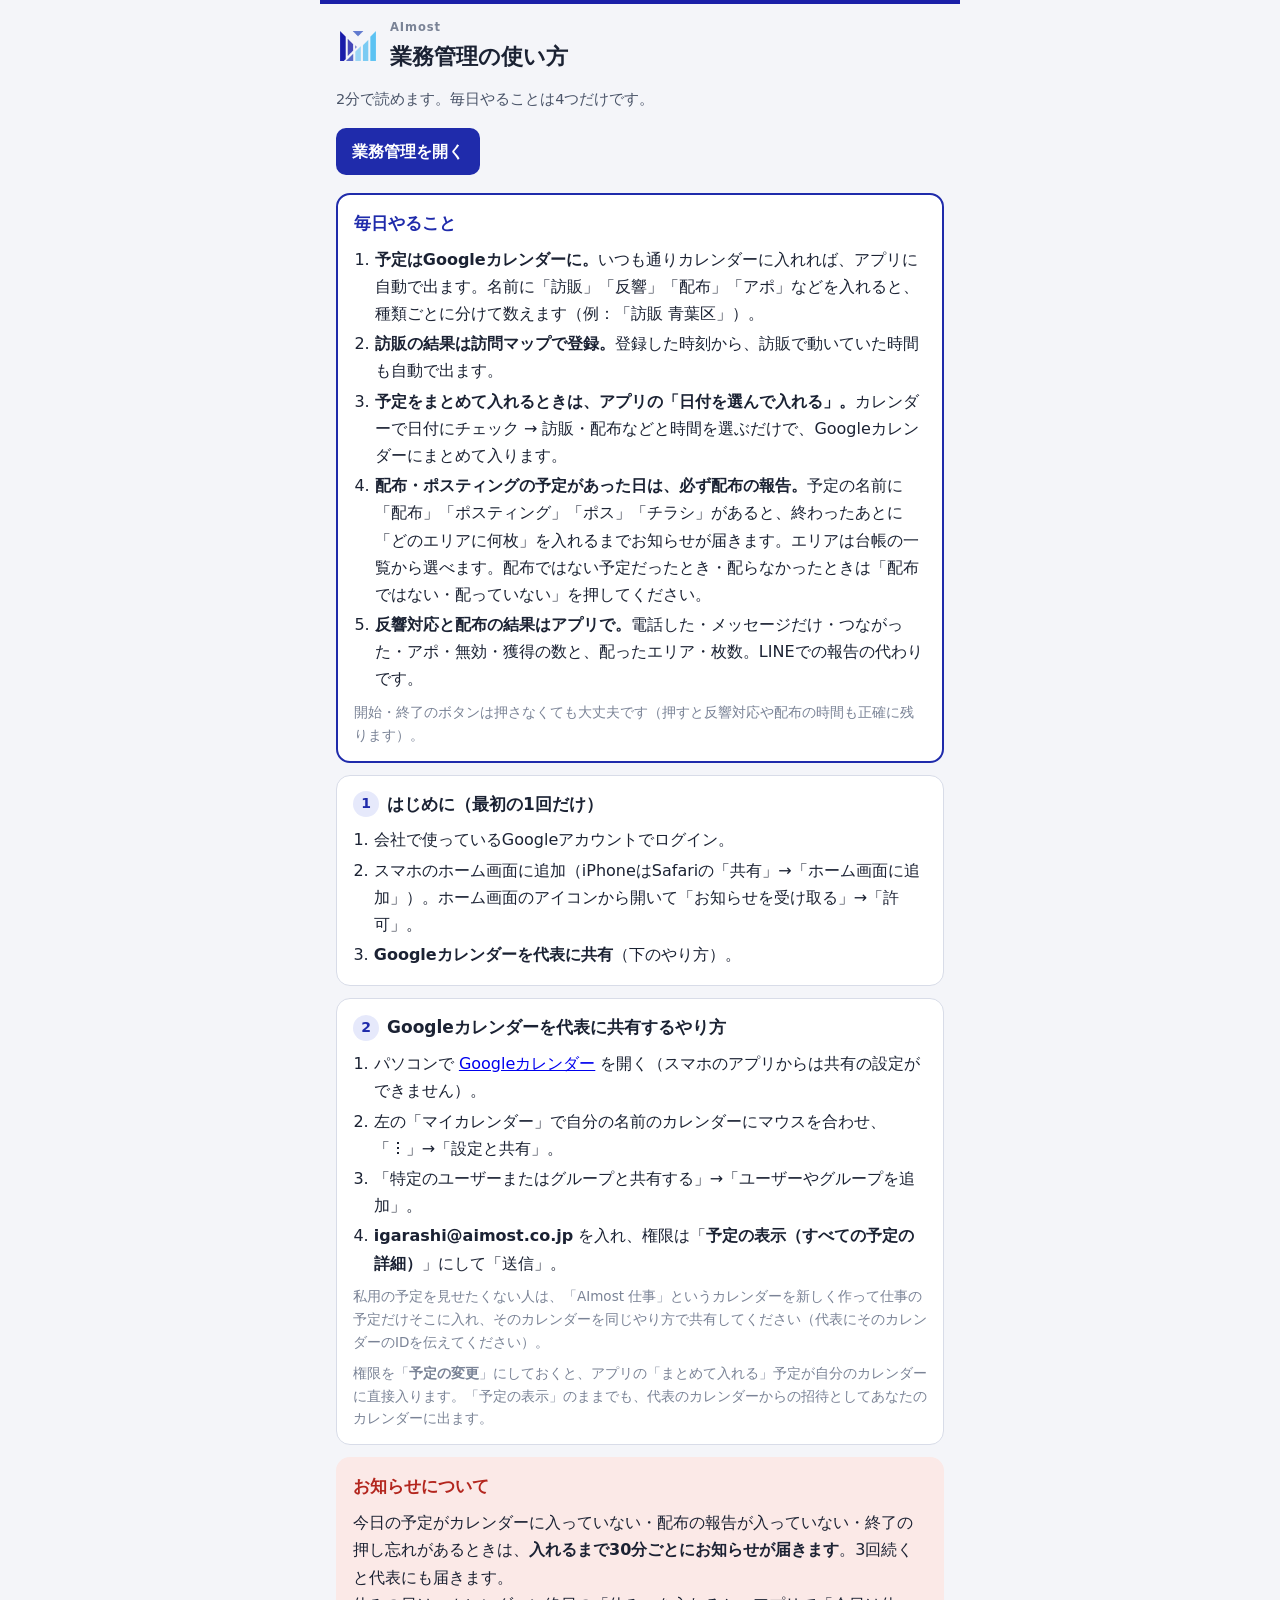
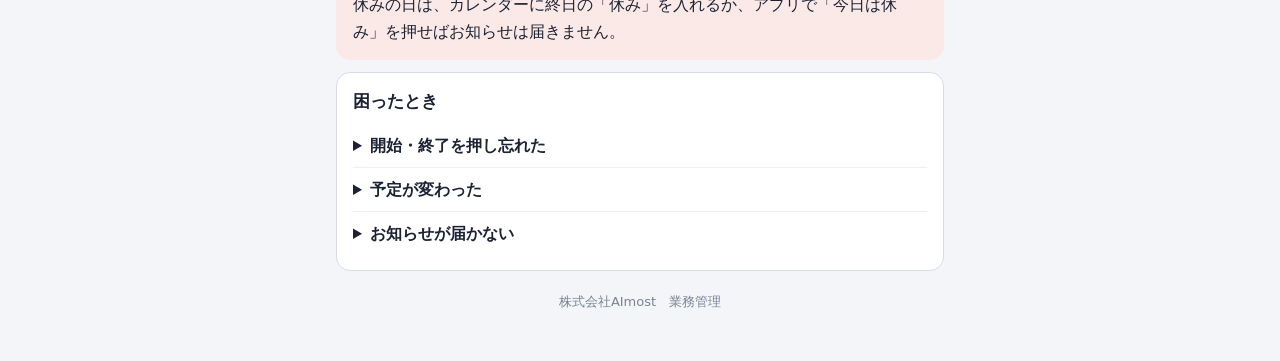
<file: guide.html>
<!doctype html>
<html lang="ja">
<head>
<meta charset="utf-8">
<meta name="viewport" content="width=device-width,initial-scale=1,viewport-fit=cover">
<meta name="robots" content="noindex,nofollow">
<meta name="theme-color" content="#1B1FA8">
<link rel="icon" type="image/png" href="img/favicon.png">
<link rel="apple-touch-icon" href="img/apple-touch-icon.png">
<title>業務管理の使い方</title>
<style>
:root{
  --ink:#1b2233;--ink2:#4a5468;--ink3:#7a8396;--bg:#f4f5f9;--card:#fff;--line:#d8dce8;--soft:#eceff6;
  --accent:#1f2bab;--accent-soft:#e6e9fb;--warn:#b3261e;--warn-soft:#fbe9e7;
  --g:#2b9a5a;--y:#e3a019;--r:#d24a3a;--n:#9aa4a8;--k:#262b2f;
}
@media (prefers-color-scheme:dark){:root:not([data-theme="light"]){
  --ink:#e8ebf4;--ink2:#b6bdcf;--ink3:#8c94a8;--bg:#12151f;--card:#1b2030;--line:#323a52;--soft:#242b3e;
  --accent:#9aa8ff;--accent-soft:#262d57;--warn:#ff8a80;--warn-soft:#3a2220;--k:#dfe5e3;
}}
*{box-sizing:border-box}
body{margin:0;background:var(--bg);color:var(--ink);font-family:"BIZ UDPGothic","Hiragino Sans","Noto Sans JP",system-ui,sans-serif;font-size:16px;line-height:1.7}
main{max-width:640px;margin:0 auto;padding:16px 16px 48px}
h1{font-size:22px;margin:8px 0 2px}
.lead{color:var(--ink2);margin:0 0 16px;font-size:14.5px}
.open{display:flex;gap:8px;flex-wrap:wrap;margin-bottom:18px}
.open a{display:inline-flex;align-items:center;justify-content:center;padding:10px 16px;border-radius:10px;background:var(--accent);color:#fff;text-decoration:none;font-weight:700}
@media (prefers-color-scheme:dark){.open a{color:#10132b}.head img{background:#fff;border-radius:8px;padding:3px}}
.head{display:flex;align-items:center;gap:10px;padding-top:4px;border-top:4px solid #1B1FA8;margin:-16px -16px 8px;padding:14px 16px 4px}
.head img{width:44px;height:38px;object-fit:contain}
.head small{display:block;font-size:11.5px;color:var(--ink3);font-weight:700;letter-spacing:.08em}
.card{background:var(--card);border:1px solid var(--line);border-radius:14px;padding:14px 16px;margin:0 0 12px}
.must{border:2px solid var(--accent)}
.must h2{color:var(--accent)}
h2{font-size:17px;margin:0 0 8px;display:flex;align-items:center;gap:8px}
h2 .n{display:inline-grid;place-items:center;width:26px;height:26px;border-radius:50%;background:var(--accent-soft);color:var(--accent);font-size:14px;flex:none}
ol,ul{margin:0;padding-left:1.3em}
li{margin:3px 0}
b{font-weight:700}
.muted{color:var(--ink3);font-size:13.5px}
.res{display:grid;grid-template-columns:auto 1fr;gap:6px 10px;margin-top:6px;font-size:15px}
.res dt{font-weight:700;white-space:nowrap}
.res dd{margin:0;color:var(--ink2)}
.dots{display:flex;flex-wrap:wrap;gap:6px 14px;margin-top:6px;font-size:14.5px}
.dot{display:inline-block;width:11px;height:11px;border-radius:50%;margin-right:5px;vertical-align:-1px}
.stop{background:var(--warn-soft);border-color:transparent}
.stop h2{color:var(--warn)}
details{border-top:1px solid var(--soft);padding:8px 0}
details:first-of-type{border-top:0}
summary{cursor:pointer;font-weight:700}
.key{display:inline-block;padding:0 6px;border:1px solid var(--line);border-radius:6px;background:var(--soft);font-size:14px}
footer{color:var(--ink3);font-size:13px;text-align:center;margin-top:20px}
</style>
</head>
<body>
<main>
  <div class="head"><img src="img/mark.png" alt="AImost"><div><small>AImost</small><h1 style="margin:0">業務管理の使い方</h1></div></div>
  <p class="lead">2分で読めます。毎日やることは4つだけです。</p>
  <div class="open"><a href="./">業務管理を開く</a></div>

  <section class="card must">
    <h2>毎日やること</h2>
    <ol>
      <li><b>予定はGoogleカレンダーに。</b>いつも通りカレンダーに入れれば、アプリに自動で出ます。名前に「訪販」「反響」「配布」「アポ」などを入れると、種類ごとに分けて数えます（例：「訪販 青葉区」）。</li>
      <li><b>訪販の結果は訪問マップで登録。</b>登録した時刻から、訪販で動いていた時間も自動で出ます。</li>
      <li><b>予定をまとめて入れるときは、アプリの「日付を選んで入れる」。</b>カレンダーで日付にチェック → 訪販・配布などと時間を選ぶだけで、Googleカレンダーにまとめて入ります。</li>
      <li><b>配布・ポスティングの予定があった日は、必ず配布の報告。</b>予定の名前に「配布」「ポスティング」「ポス」「チラシ」があると、終わったあとに「どのエリアに何枚」を入れるまでお知らせが届きます。エリアは台帳の一覧から選べます。配布ではない予定だったとき・配らなかったときは「配布ではない・配っていない」を押してください。</li>
      <li><b>反響対応と配布の結果はアプリで。</b>電話した・メッセージだけ・つながった・アポ・無効・獲得の数と、配ったエリア・枚数。LINEでの報告の代わりです。</li>
    </ol>
    <p class="muted" style="margin:8px 0 0">開始・終了のボタンは押さなくても大丈夫です（押すと反響対応や配布の時間も正確に残ります）。</p>
  </section>

  <section class="card">
    <h2><span class="n">1</span>はじめに（最初の1回だけ）</h2>
    <ol>
      <li>会社で使っているGoogleアカウントでログイン。</li>
      <li>スマホのホーム画面に追加（iPhoneはSafariの「共有」→「ホーム画面に追加」）。ホーム画面のアイコンから開いて「お知らせを受け取る」→「許可」。</li>
      <li><b>Googleカレンダーを代表に共有</b>（下のやり方）。</li>
    </ol>
  </section>

  <section class="card">
    <h2><span class="n">2</span>Googleカレンダーを代表に共有するやり方</h2>
    <ol>
      <li>パソコンで <a href="https://calendar.google.com/">Googleカレンダー</a> を開く（スマホのアプリからは共有の設定ができません）。</li>
      <li>左の「マイカレンダー」で自分の名前のカレンダーにマウスを合わせ、「︙」→「設定と共有」。</li>
      <li>「特定のユーザーまたはグループと共有する」→「ユーザーやグループを追加」。</li>
      <li><b>igarashi@aimost.co.jp</b> を入れ、権限は「<b>予定の表示（すべての予定の詳細）</b>」にして「送信」。</li>
    </ol>
    <p class="muted" style="margin:8px 0 0">私用の予定を見せたくない人は、「AImost 仕事」というカレンダーを新しく作って仕事の予定だけそこに入れ、そのカレンダーを同じやり方で共有してください（代表にそのカレンダーのIDを伝えてください）。</p>
    <p class="muted" style="margin:8px 0 0">権限を「<b>予定の変更</b>」にしておくと、アプリの「まとめて入れる」予定が自分のカレンダーに直接入ります。「予定の表示」のままでも、代表のカレンダーからの招待としてあなたのカレンダーに出ます。</p>
  </section>

  <section class="card stop">
    <h2>お知らせについて</h2>
    <p style="margin:0">今日の予定がカレンダーに入っていない・配布の報告が入っていない・終了の押し忘れがあるときは、<b>入れるまで30分ごとにお知らせが届きます</b>。3回続くと代表にも届きます。<br>休みの日は、カレンダーに終日の「休み」を入れるか、アプリで「今日は休み」を押せばお知らせは届きません。</p>
  </section>

  <section class="card">
    <h2>困ったとき</h2>
    <details><summary>開始・終了を押し忘れた</summary><p class="muted">押さなくても困りません。押したまま忘れたときは、翌日に開くと「終わった時刻を入れてください」と出るので、そこで直せます。</p></details>
    <details><summary>予定が変わった</summary><p class="muted">Googleカレンダーで直してください。10分ほどでアプリにも反映されます。</p></details>
    <details><summary>お知らせが届かない</summary><p class="muted">右上の自分の丸いアイコン（設定）の「お知らせ」を見てください。iPhoneはホーム画面に追加したアイコンから開く必要があります。</p></details>
  </section>

  <footer>株式会社AImost　業務管理</footer>
</main>
</body>
</html>
</file>
